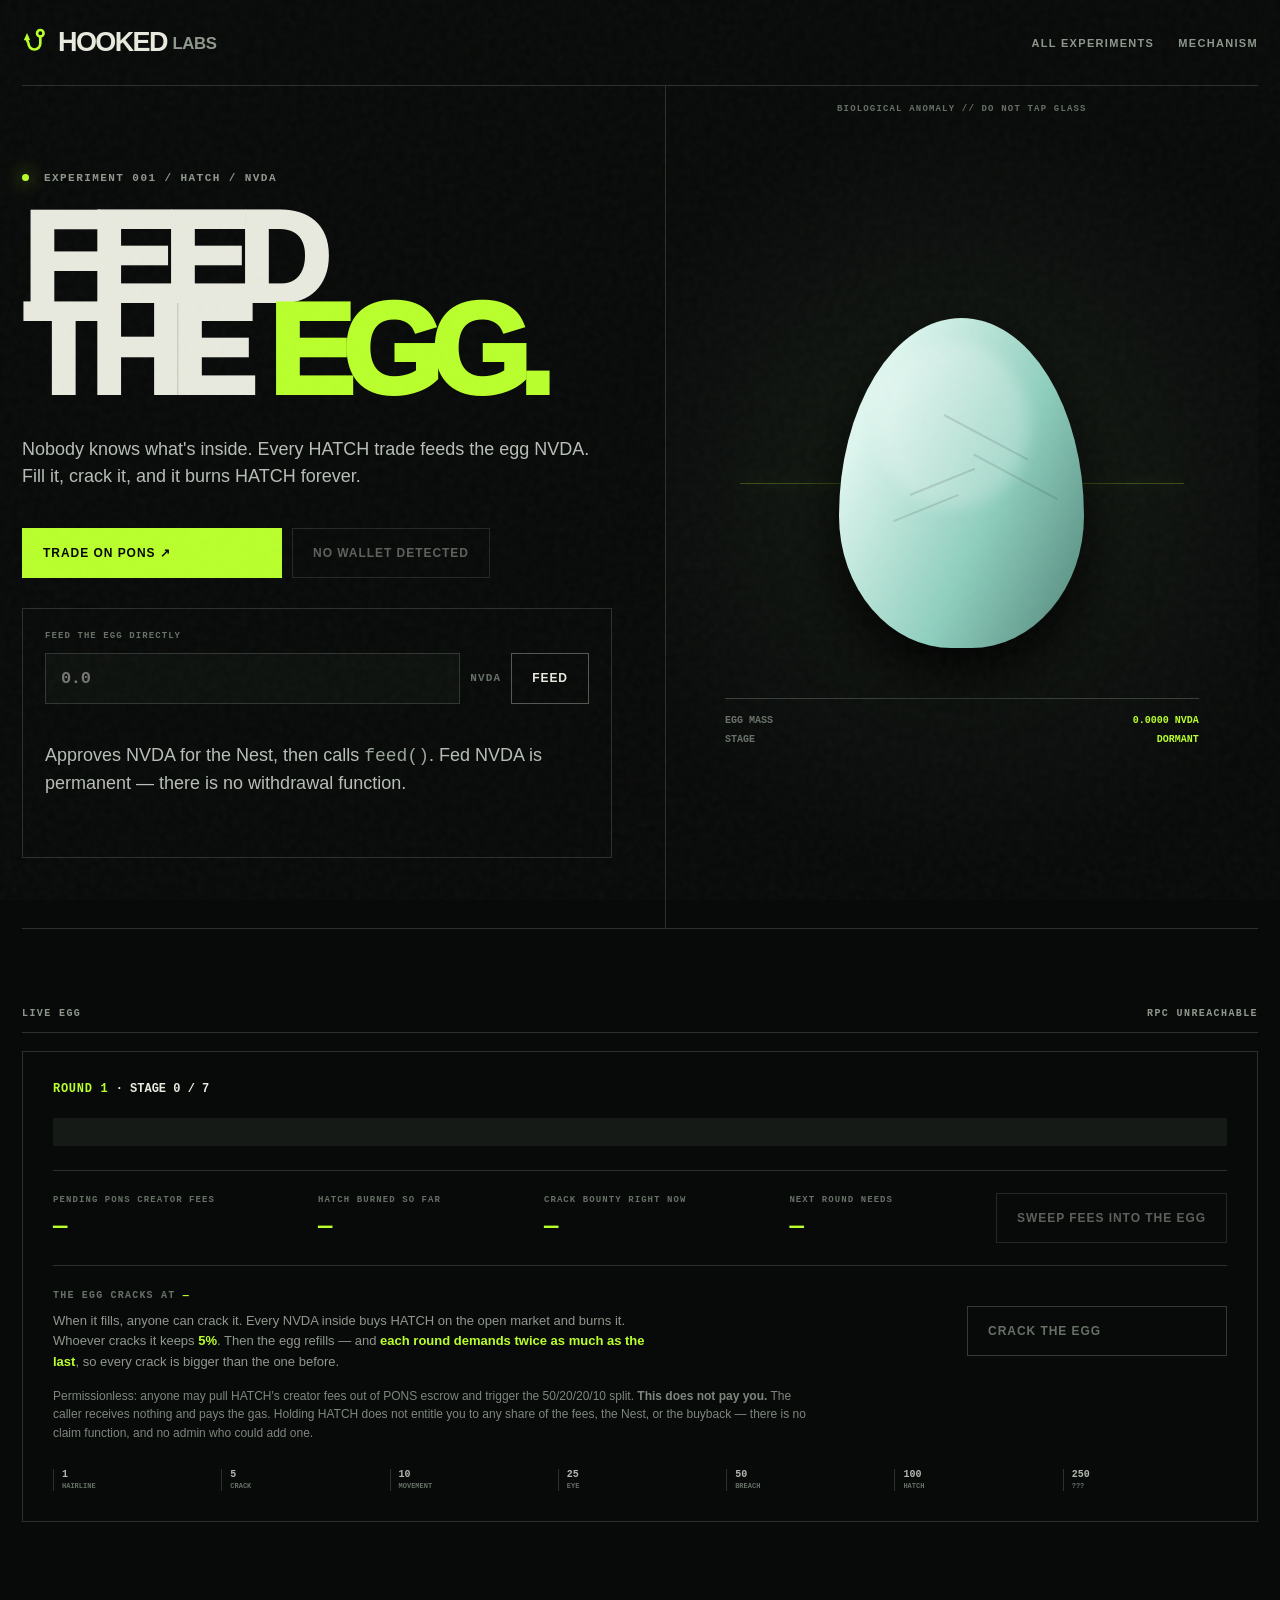
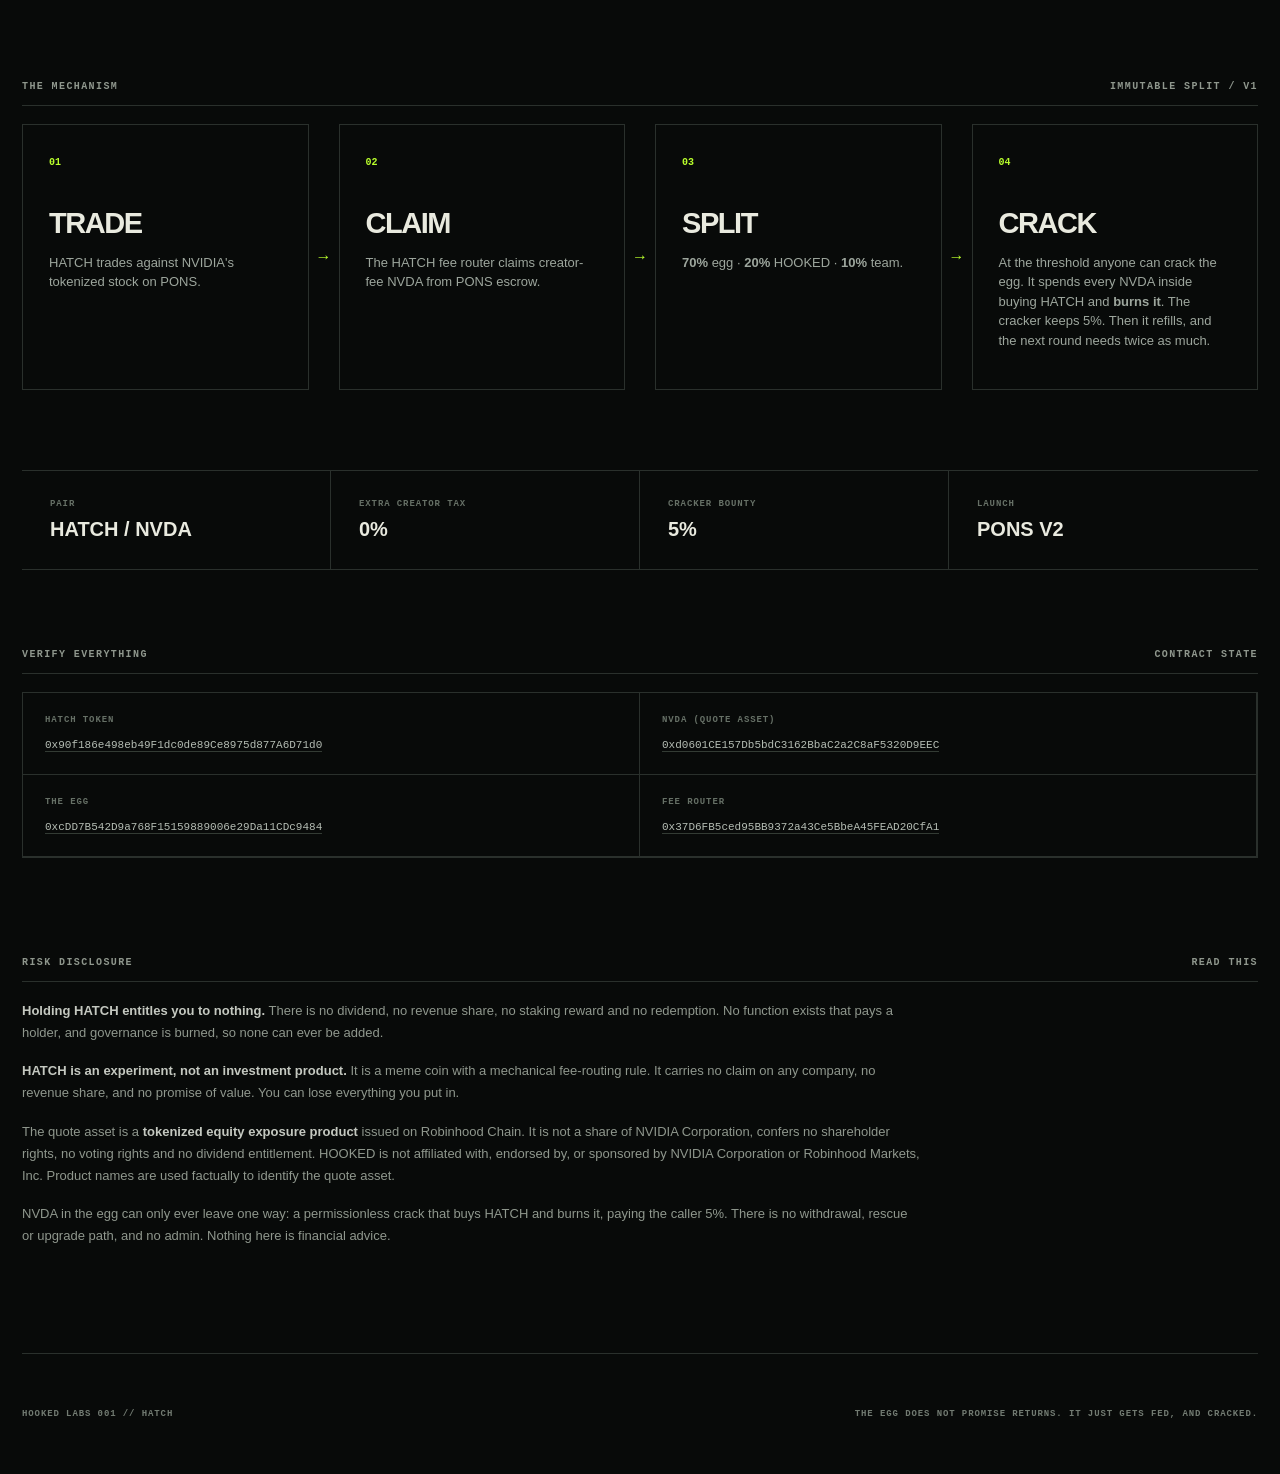
<file: hatch.html>
<!doctype html>
<html lang="en">
<head>
  <meta charset="UTF-8" />
  <meta name="viewport" content="width=device-width, initial-scale=1.0" />
  <meta name="theme-color" content="#080a09" />
  <title>HATCH — HOOKED LABS 001</title>
  <meta name="description" content="HATCH: every trade feeds the egg NVIDIA." />
  <link rel="icon" type="image/svg+xml" href="./assets/favicon.svg" />
  <link rel="apple-touch-icon" href="./assets/hooked-icon-dark.svg" />
  <meta property="og:type" content="website" />
  <meta property="og:title" content="HATCH — Feed the egg." />
  <meta property="og:description" content="Every HATCH trade feeds the egg NVDA. Fill it, crack it, and it burns HATCH forever. Nobody knows what's inside." />
  <meta property="og:image" content="./assets/social/og-hatch.svg" />
  <meta name="twitter:card" content="summary_large_image" />
  <meta name="twitter:title" content="HATCH — Feed the egg." />
  <meta name="twitter:description" content="Every HATCH trade feeds the egg NVDA. Fill it, crack it, and it burns HATCH forever. Nobody knows what's inside." />
  <meta name="twitter:image" content="./assets/social/og-hatch.svg" />
  <link rel="stylesheet" href="./styles.css" />
</head>
<body data-page="hatch">
  <div class="noise"></div>
  <header class="nav shell">
    <a href="./" class="brand"><img class="hook-mark" src="./assets/hook-mark.svg" alt="" width="26" height="30" /><span>HOOKED<em>LABS</em></span></a>
    <nav><a href="./">ALL EXPERIMENTS</a><a href="#mechanism">MECHANISM</a></nav>
  </header>

  <main>
    <section class="hatch-hero shell">
      <div class="hatch-copy">
        <div class="eyebrow"><span class="live-dot"></span> EXPERIMENT 001 / HATCH / NVDA</div>
        <h1>FEED<br>THE <span>EGG.</span></h1>
        <p>Nobody knows what's inside. Every HATCH trade feeds the egg NVDA. Fill it, crack it, and it burns HATCH forever.</p>
        <div class="actions">
          <a id="trade-link" class="cta" href="#" target="_blank" rel="noopener">TRADE ON PONS ↗</a>
          <button id="connect-button" class="ghost" type="button">CONNECT WALLET</button>
        </div>

        <div class="feed-box">
          <label for="feed-amount">FEED THE EGG DIRECTLY</label>
          <div class="feed-row">
            <input id="feed-amount" type="text" inputmode="decimal" placeholder="0.0" aria-label="NVDA amount to feed" />
            <span class="unit">NVDA</span>
            <button id="feed-button" class="ghost" type="button">FEED</button>
          </div>
          <p class="feed-note">Approves NVDA for the Nest, then calls <code>feed()</code>. Fed NVDA is permanent &mdash; there is no withdrawal function.</p>
          <div id="tx-status" role="status" aria-live="polite" style="display:none"></div>
        </div>
      </div>

      <div class="incubator">
        <div class="warning">BIOLOGICAL ANOMALY // DO NOT TAP GLASS</div>
        <div class="egg-wrap">
          <div class="scan"></div>
          <div class="egg" id="egg"><div class="egg-eye"></div><div class="crack c1"></div><div class="crack c2"></div></div>
        </div>
        <div class="monitor">
          <span>EGG MASS</span><strong id="nest-balance">0.0000 NVDA</strong>
          <span>STAGE</span><strong id="stage-label">DORMANT</strong>
        </div>
      </div>
    </section>

    <section class="nest-panel shell">
      <div class="section-head"><span>LIVE EGG</span><span id="network-state">CHAIN 4663</span></div>
      <div class="progress-card">
        <div class="progress-top"><span><b id="egg-round">ROUND 1</b> &middot; <span id="stage-number">STAGE 0 / 7</span></span><span id="next-threshold">—</span></div>
        <div class="progress"><div id="progress-fill"></div></div>
        <div class="claim-row">
          <div class="claim-info">
            <span>PENDING PONS CREATOR FEES</span>
            <strong id="pending-fees">—</strong>
          </div>
          <div class="claim-info">
            <span>HATCH BURNED SO FAR</span>
            <strong id="hatch-locked">—</strong>
          </div>
          <div class="claim-info">
            <span>CRACK BOUNTY RIGHT NOW</span>
            <strong id="crack-bounty">—</strong>
          </div>
          <div class="claim-info">
            <span>NEXT ROUND NEEDS</span>
            <strong id="next-round">—</strong>
          </div>
          <button id="claim-button" class="ghost" type="button" disabled>SWEEP FEES INTO THE EGG</button>
        </div>
        <div class="crack-row">
          <div>
            <span class="crack-label">THE EGG CRACKS AT <b id="crack-threshold">—</b></span>
            <p class="crack-copy">When it fills, anyone can crack it. Every NVDA inside buys HATCH on the open market and burns it. Whoever cracks it keeps <strong>5%</strong>. Then the egg refills &mdash; and <strong>each round demands twice as much as the last</strong>, so every crack is bigger than the one before.</p>
          </div>
          <button id="crack-button" class="cta" type="button" disabled>CRACK THE EGG</button>
        </div>
        <p class="claim-note">Permissionless: anyone may pull HATCH's creator fees out of PONS escrow and trigger the 50/20/20/10 split. <strong>This does not pay you.</strong> The caller receives nothing and pays the gas. Holding HATCH does not entitle you to any share of the fees, the Nest, or the buyback — there is no claim function, and no admin who could add one.</p>
        <div class="milestones">
          <span>1<br><small>HAIRLINE</small></span><span>5<br><small>CRACK</small></span><span>10<br><small>MOVEMENT</small></span><span>25<br><small>EYE</small></span><span>50<br><small>BREACH</small></span><span>100<br><small>HATCH</small></span><span>250<br><small>???</small></span>
        </div>
      </div>
    </section>

    <section class="mechanism shell" id="mechanism">
      <div class="section-head"><span>THE MECHANISM</span><span>IMMUTABLE SPLIT / V1</span></div>
      <div class="flow">
        <article><b>01</b><h3>TRADE</h3><p>HATCH trades against NVIDIA's tokenized stock on PONS.</p></article>
        <div class="flow-arrow">→</div>
        <article><b>02</b><h3>CLAIM</h3><p>The HATCH fee router claims creator-fee NVDA from PONS escrow.</p></article>
        <div class="flow-arrow">→</div>
        <article><b>03</b><h3>SPLIT</h3><p><strong>70%</strong> egg · <strong>20%</strong> HOOKED · <strong>10%</strong> team.</p></article>
        <div class="flow-arrow">→</div>
        <article><b>04</b><h3>CRACK</h3><p>At the threshold anyone can crack the egg. It spends every NVDA inside buying HATCH and <strong>burns it</strong>. The cracker keeps 5%. Then it refills, and the next round needs twice as much.</p></article>
      </div>
    </section>

    <section class="facts shell">
      <div><span>PAIR</span><strong>HATCH / NVDA</strong></div>
      <div><span>EXTRA CREATOR TAX</span><strong>0%</strong></div>
      <div><span>CRACKER BOUNTY</span><strong>5%</strong></div>
      <div><span>LAUNCH</span><strong>PONS V2</strong></div>
    </section>

    <section class="contracts shell">
      <div class="section-head"><span>VERIFY EVERYTHING</span><span>CONTRACT STATE</span></div>
      <div class="contract-grid">
        <div><span>HATCH TOKEN</span><code id="hatch-token">NOT LAUNCHED</code></div>
        <div><span>NVDA (QUOTE ASSET)</span><code id="nvda-address">0xd0601CE157Db5bdC3162BbaC2a2C8aF5320D9EEC</code></div>
        <div><span>THE EGG</span><code id="nest-address">DEPLOY FIRST</code></div>
        <div><span>FEE ROUTER</span><code id="router-address">DEPLOY FIRST</code></div>
        
      </div>
    </section>
  </main>

    <section class="disclaimer shell">
      <div class="section-head"><span>RISK DISCLOSURE</span><span>READ THIS</span></div>
      <p><strong>Holding HATCH entitles you to nothing.</strong> There is no dividend, no revenue share, no staking reward and no redemption. No function exists that pays a holder, and governance is burned, so none can ever be added.</p>
      <p><strong>HATCH is an experiment, not an investment product.</strong> It is a meme coin with a mechanical fee-routing rule. It carries no claim on any company, no revenue share, and no promise of value. You can lose everything you put in.</p>
      <p>The quote asset is a <strong>tokenized equity exposure product</strong> issued on Robinhood Chain. It is not a share of NVIDIA Corporation, confers no shareholder rights, no voting rights and no dividend entitlement. HOOKED is not affiliated with, endorsed by, or sponsored by NVIDIA Corporation or Robinhood Markets, Inc. Product names are used factually to identify the quote asset.</p>
      <p>NVDA in the egg can only ever leave one way: a permissionless crack that buys HATCH and burns it, paying the caller 5%. There is no withdrawal, rescue or upgrade path, and no admin. Nothing here is financial advice.</p>
    </section>

  <footer class="shell"><span>HOOKED LABS 001 // HATCH</span><span>THE EGG DOES NOT PROMISE RETURNS. IT JUST GETS FED, AND CRACKED.</span></footer>
  <script src="./config.js"></script>
  <script src="./app.js"></script>
</body>
</html>
</file>
<file: styles.css>
:root{--bg:#080a09;--paper:#e9eadf;--acid:#b9ff2c;--muted:#8f978d;--line:#2a302c;--black:#050605;--danger:#ff5d3a}
*{box-sizing:border-box}html{scroll-behavior:smooth}body{margin:0;background:var(--bg);color:var(--paper);font-family:Arial,Helvetica,sans-serif;overflow-x:hidden}.noise{position:fixed;inset:0;pointer-events:none;z-index:10;opacity:.13;background-image:url("data:image/svg+xml,%3Csvg viewBox='0 0 140 140' xmlns='http://www.w3.org/2000/svg'%3E%3Cfilter id='n'%3E%3CfeTurbulence type='fractalNoise' baseFrequency='.9' numOctaves='2' stitchTiles='stitch'/%3E%3C/filter%3E%3Crect width='100%25' height='100%25' filter='url(%23n)' opacity='.28'/%3E%3C/svg%3E")}.shell{width:min(1400px,calc(100% - 44px));margin:0 auto}.nav{height:86px;display:flex;align-items:center;justify-content:space-between;border-bottom:1px solid var(--line);position:relative;z-index:2}.brand{display:flex;gap:10px;align-items:center;color:var(--paper);text-decoration:none;font-weight:900;letter-spacing:-.06em;font-size:27px}.hook-mark{width:26px;height:30px;display:block}.nav nav{display:flex;gap:24px}.nav nav a{color:var(--muted);text-decoration:none;font-size:11px;font-weight:800;letter-spacing:.12em}.nav nav a:hover{color:var(--acid)}.hero{min-height:720px;position:relative;padding:86px 0 90px;overflow:hidden}.eyebrow{font:700 11px/1.2 monospace;letter-spacing:.13em;color:var(--muted);margin-bottom:28px}.hero h1,.hatch-copy h1{font-size:clamp(56px,15vw,240px);line-height:.72;letter-spacing:-.09em;margin:0;font-weight:950}.hero h1 span,.hatch-copy h1 span{color:var(--acid)}.hero-copy{font-size:20px;max-width:430px;color:#c4c8c0;margin:46px 0 30px}.cta,.ghost{display:inline-flex;align-items:center;justify-content:space-between;gap:28px;padding:17px 20px;border:1px solid var(--acid);font-weight:900;font-size:12px;letter-spacing:.08em;text-decoration:none;cursor:pointer}.cta{background:var(--acid);color:var(--black);min-width:260px}.cta:hover{filter:brightness(1.08)}.ghost{background:transparent;color:var(--paper);border-color:#515952}.ticker-band{overflow:hidden;background:var(--acid);color:var(--black);font:900 15px/1 monospace;letter-spacing:.08em;padding:13px 0;white-space:nowrap}.ticker-band div{animation:scroll 18s linear infinite}@keyframes scroll{to{transform:translateX(-40%)}}.launches{padding:100px 0}.section-head{display:flex;justify-content:space-between;border-bottom:1px solid var(--line);padding-bottom:13px;margin-bottom:18px;color:var(--muted);font:700 10px/1 monospace;letter-spacing:.14em}.launch-card{display:grid;grid-template-columns:80px 150px 1fr 70px;min-height:210px;border-bottom:1px solid var(--line);padding:28px 0;color:var(--paper);text-decoration:none;align-items:center}.launch-card.live:hover{background:#0d110e}.launch-num{font:700 12px monospace;color:var(--muted);align-self:start}.status{font:800 10px monospace;letter-spacing:.13em;color:var(--muted)}.status i,.live-dot{display:inline-block;width:7px;height:7px;background:var(--acid);border-radius:50%;margin-right:7px;box-shadow:0 0 18px var(--acid)}.launch-body h2{font-size:58px;letter-spacing:-.07em;margin:8px 0 4px}.launch-body p{margin:0;color:#aeb5ad}.tags{display:flex;gap:8px;margin-top:24px;flex-wrap:wrap}.tags span{border:1px solid var(--line);padding:7px 9px;font:700 9px monospace;color:#adb5ac}.arrow{font-size:34px;color:var(--acid)}.classified{opacity:.28}.classified h2{font-size:38px}.egg-mini{width:85px;height:110px;background:#bfe6da;border-radius:50% 50% 47% 47%/60% 60% 42% 42%;position:relative;box-shadow:inset -20px -10px 0 #6fa596}.egg-mini:before{content:"";position:absolute;width:35px;height:2px;background:var(--bg);left:30px;top:35px;transform:rotate(-25deg);box-shadow:13px 13px 0 var(--bg)}.manifesto{padding:80px 0 150px}.manifesto blockquote{font-size:clamp(56px,9vw,140px);line-height:.83;letter-spacing:-.07em;margin:50px 0;font-weight:950}.manifesto blockquote em{font-style:normal;color:var(--acid)}.manifesto p{max-width:660px;color:var(--muted);font-size:17px;line-height:1.6}footer{min-height:120px;border-top:1px solid var(--line);display:flex;align-items:center;justify-content:space-between;color:#727b72;font:700 9px monospace;letter-spacing:.1em}
/* HATCH */.hatch-hero{display:grid;grid-template-columns:1.04fr .96fr;min-height:720px;border-bottom:1px solid var(--line)}.hatch-copy{padding:86px 30px 70px 0}.hatch-copy h1{font-size:clamp(54px,10vw,160px)}.hatch-copy p{max-width:590px;color:#b7beb6;font-size:18px;line-height:1.5;margin:38px 0}.actions{display:flex;gap:10px;flex-wrap:wrap}.incubator{position:relative;border-left:1px solid var(--line);display:flex;flex-direction:column;align-items:center;justify-content:center;overflow:hidden;background:radial-gradient(circle at 50% 48%,#182016 0,#0c0f0d 48%,#080a09 72%)}.warning{position:absolute;top:18px;color:#656e65;font:700 9px monospace;letter-spacing:.13em}.egg-wrap{height:430px;width:100%;display:grid;place-items:center;position:relative}.egg{width:245px;height:330px;background:linear-gradient(115deg,#dff6ef 18%,#8fcfbe 60%,#4f8478);border-radius:50% 50% 46% 46%/60% 60% 40% 40%;position:relative;filter:drop-shadow(0 25px 32px #000);transition:transform .4s}.egg:after{content:"";position:absolute;inset:24px 55px 140px 38px;border-radius:50%;background:rgba(255,255,255,.24);filter:blur(8px)}.egg-eye{position:absolute;width:48px;height:20px;background:#070908;border-radius:50%;left:104px;top:132px;opacity:0;box-shadow:0 0 18px var(--acid);z-index:2}.egg-eye:after{content:"";position:absolute;width:8px;height:8px;border-radius:50%;background:var(--acid);left:21px;top:6px}.crack{position:absolute;height:2px;background:#313832;z-index:3;opacity:.15;transform-origin:left}.c1{width:95px;left:105px;top:96px;transform:rotate(28deg);box-shadow:45px 21px 0 #313832}.c2{width:70px;left:71px;top:176px;transform:rotate(-22deg);box-shadow:-25px 18px 0 #313832}.egg.stage-1 .c1,.egg.stage-2 .c1,.egg.stage-3 .c1,.egg.stage-4 .c1,.egg.stage-5 .c1,.egg.stage-6 .c1,.egg.stage-7 .c1{opacity:.55}.egg.stage-2 .c2,.egg.stage-3 .c2,.egg.stage-4 .c2,.egg.stage-5 .c2,.egg.stage-6 .c2,.egg.stage-7 .c2{opacity:.75}.egg.stage-3{animation:twitch 3.2s infinite}.egg.stage-4 .egg-eye,.egg.stage-5 .egg-eye,.egg.stage-6 .egg-eye,.egg.stage-7 .egg-eye{opacity:1}.egg.stage-5{box-shadow:0 0 60px rgba(185,255,44,.16)}.egg.stage-6,.egg.stage-7{transform:scale(1.04);filter:drop-shadow(0 25px 32px #000) saturate(1.2)}@keyframes twitch{0%,89%,100%{transform:rotate(0)}90%{transform:rotate(-1.8deg)}93%{transform:rotate(1.4deg)}96%{transform:rotate(-.6deg)}}.scan{position:absolute;width:75%;height:1px;background:var(--acid);opacity:.25;animation:scan 3s ease-in-out infinite;box-shadow:0 0 14px var(--acid)}@keyframes scan{0%,100%{transform:translateY(-180px)}50%{transform:translateY(180px)}}.monitor{width:80%;display:grid;grid-template-columns:1fr auto;gap:8px 24px;border-top:1px solid #384038;padding-top:16px;font:700 10px monospace;color:#697269}.monitor strong{color:var(--acid);text-align:right}.nest-panel,.mechanism,.contracts{padding:80px 0}.progress-card{border:1px solid var(--line);padding:30px}.progress-top{display:flex;justify-content:space-between;font:800 12px monospace}.progress{height:28px;background:#151a16;margin:22px 0 14px;overflow:hidden}.progress div{height:100%;width:0;background:var(--acid);transition:width .7s}.milestones{display:grid;grid-template-columns:repeat(7,1fr);gap:4px;color:#b0b8af;font:800 10px monospace}.milestones span{border-left:1px solid var(--line);padding-left:8px}.milestones small{font-size:7px;color:#657066}.flow{display:grid;grid-template-columns:1fr 30px 1fr 30px 1fr 30px 1fr;align-items:stretch}.flow article{border:1px solid var(--line);padding:26px;min-height:220px}.flow article b{font:700 10px monospace;color:var(--acid)}.flow article h3{font-size:29px;letter-spacing:-.05em;margin:38px 0 10px}.flow article p{color:#9da69d;line-height:1.5;font-size:13px}.flow-arrow{display:grid;place-items:center;color:var(--acid)}.facts{display:grid;grid-template-columns:repeat(4,1fr);border-top:1px solid var(--line);border-bottom:1px solid var(--line)}.facts div{padding:28px;border-right:1px solid var(--line)}.facts div:last-child{border-right:0}.facts span,.contract-grid span{display:block;color:#667066;font:700 9px monospace;letter-spacing:.1em;margin-bottom:9px}.facts strong{font-size:20px}.contract-grid{display:grid;grid-template-columns:1fr 1fr;border:1px solid var(--line)}.contract-grid div{padding:22px;border-right:1px solid var(--line);border-bottom:1px solid var(--line);min-width:0}.contract-grid code{color:#b5bdb4;font-size:11px;overflow-wrap:anywhere}
@media(max-width:850px){.nav nav a:nth-child(2){display:none}.hero{min-height:620px}.hero-hook{display:none}.launch-card{grid-template-columns:50px 90px 1fr 28px}.launch-body h2{font-size:42px}.egg-mini{transform:scale(.7)}.hatch-hero{grid-template-columns:1fr}.incubator{border-left:0;border-top:1px solid var(--line);min-height:620px}.flow{grid-template-columns:1fr}.flow-arrow{height:35px;transform:rotate(90deg)}.facts{grid-template-columns:1fr 1fr}.milestones{grid-template-columns:repeat(4,1fr);row-gap:12px}.contract-grid{grid-template-columns:1fr}.shell{width:min(100% - 24px,1400px)}}

/* --- wallet + feed controls ------------------------------------------- */
.ghost:disabled{opacity:.38;cursor:not-allowed}
.ghost.connected{border-color:var(--acid);color:var(--acid)}
.feed-box{margin-top:30px;border:1px solid var(--line);padding:22px;max-width:590px}
.feed-box label{display:block;color:#667066;font:700 9px monospace;letter-spacing:.12em;margin-bottom:12px}
.feed-row{display:flex;align-items:stretch;gap:10px}
.feed-row input{flex:1;min-width:0;background:#0d110e;border:1px solid #2f362f;color:var(--paper);padding:15px;font:800 17px monospace;letter-spacing:-.02em}
.feed-row input:focus{outline:0;border-color:var(--acid)}
.feed-row .unit{display:grid;place-items:center;color:#667066;font:800 11px monospace;letter-spacing:.1em}
.feed-note{margin:14px 0 0;color:#7d867c;font-size:12px;line-height:1.55}
.feed-note code{color:#9aa79a}
#tx-status{margin-top:14px;padding:12px;border-left:2px solid var(--muted);background:#0d110e;color:#c4c8c0;font:700 11px/1.5 monospace;overflow-wrap:anywhere}
#tx-status[data-kind=ok]{border-left-color:var(--acid);color:var(--acid)}
#tx-status[data-kind=error]{border-left-color:var(--danger);color:#ffb3a1}
.claim-row{display:flex;align-items:center;justify-content:space-between;gap:20px;flex-wrap:wrap;border-top:1px solid var(--line);margin-top:24px;padding-top:22px}
.claim-info span{display:block;color:#667066;font:700 9px monospace;letter-spacing:.12em;margin-bottom:8px}
.claim-info strong{font:900 24px monospace;color:var(--acid);letter-spacing:-.03em}
.claim-note{margin:14px 0 26px;color:#7d867c;font-size:12px;line-height:1.55;max-width:760px}
.contract-grid a{color:#b5bdb4;text-decoration:none;border-bottom:1px solid #333b34}
.contract-grid a:hover{color:var(--acid);border-bottom-color:var(--acid)}

/* --- risk disclosure --------------------------------------------------- */
.disclaimer{padding:20px 0 90px}
.disclaimer p{max-width:900px;color:#8f978d;font-size:13px;line-height:1.7;margin:0 0 16px}
.disclaimer strong{color:#c4c8c0}

@media(max-width:850px){
  .feed-box{max-width:none}
  .claim-row{align-items:flex-start}
}

/* --- crack the egg ----------------------------------------------------- */
.crack-row{display:flex;align-items:center;justify-content:space-between;gap:26px;flex-wrap:wrap;border-top:1px solid var(--line);margin-top:22px;padding-top:24px}
.crack-label{display:block;color:#667066;font:700 10px monospace;letter-spacing:.12em;margin-bottom:10px}
.crack-label b{color:var(--acid)}
.crack-copy{margin:0;max-width:620px;color:#8f978d;font-size:13px;line-height:1.6}
.crack-copy strong{color:var(--acid)}
#crack-button:disabled{background:transparent;color:#667066;border-color:#333b34;cursor:not-allowed}

/* --- hero mark ---------------------------------------------------------
   Was a CSS-drawn line + quarter-circle that read as a stray diagonal and a
   muddy green arc. Uses the real hook mark now, bled off the right edge. */
.hero-hook{position:absolute;right:-6vw;top:50%;transform:translateY(-50%);
  width:min(38vw,520px);height:auto;opacity:.16;pointer-events:none;z-index:0}
.hero>*:not(.hero-hook):not(.hero-hook-3d){position:relative;z-index:1}
@media(max-width:850px){.hero-hook{display:none}}

/* --- wordmark: HOOKED LABS --------------------------------------------
   LABS sits back so HOOKED still carries the mark at small sizes. */
.brand em{font-style:normal;font-weight:800;color:var(--muted);letter-spacing:-.02em;margin-left:.34em;font-size:.62em;vertical-align:.12em}
.brand:hover em{color:var(--acid)}

.progress-top b{color:var(--acid);letter-spacing:.06em}

/* --- 3D hero hook ------------------------------------------------------
   The SVG mark ships first and stays until three.js has actually drawn, so a
   blocked CDN or missing WebGL just leaves the flat mark in place. */
.hero-hook-3d{position:absolute;right:-5vw;top:50%;transform:translateY(-50%);
  width:min(36vw,540px);height:min(44vw,660px);opacity:0;transition:opacity .9s ease;
  pointer-events:none;z-index:0}
.hero-hook-3d.ready{opacity:.88}
.hero-hook-3d canvas{display:block;width:100%!important;height:100%!important}
@media(max-width:850px){.hero-hook-3d{display:none}}

@media(max-width:1200px){.hero-hook-3d{right:-10vw;width:min(34vw,380px)}}

/* 002 card: the mini egg re-skinned as a cell */
.p-mini{background:#2a3a1c!important;border-radius:48% 52% 44% 56%/54% 46% 58% 42%!important;
  box-shadow:inset -18px -10px 0 #1b2612!important;animation:squirm 6s ease-in-out infinite}
.p-mini:before{background:#b9ff2c!important;opacity:.5}
@keyframes squirm{0%,100%{border-radius:48% 52% 44% 56%/54% 46% 58% 42%}
  50%{border-radius:56% 44% 58% 42%/44% 58% 42% 56%}}
</file>
